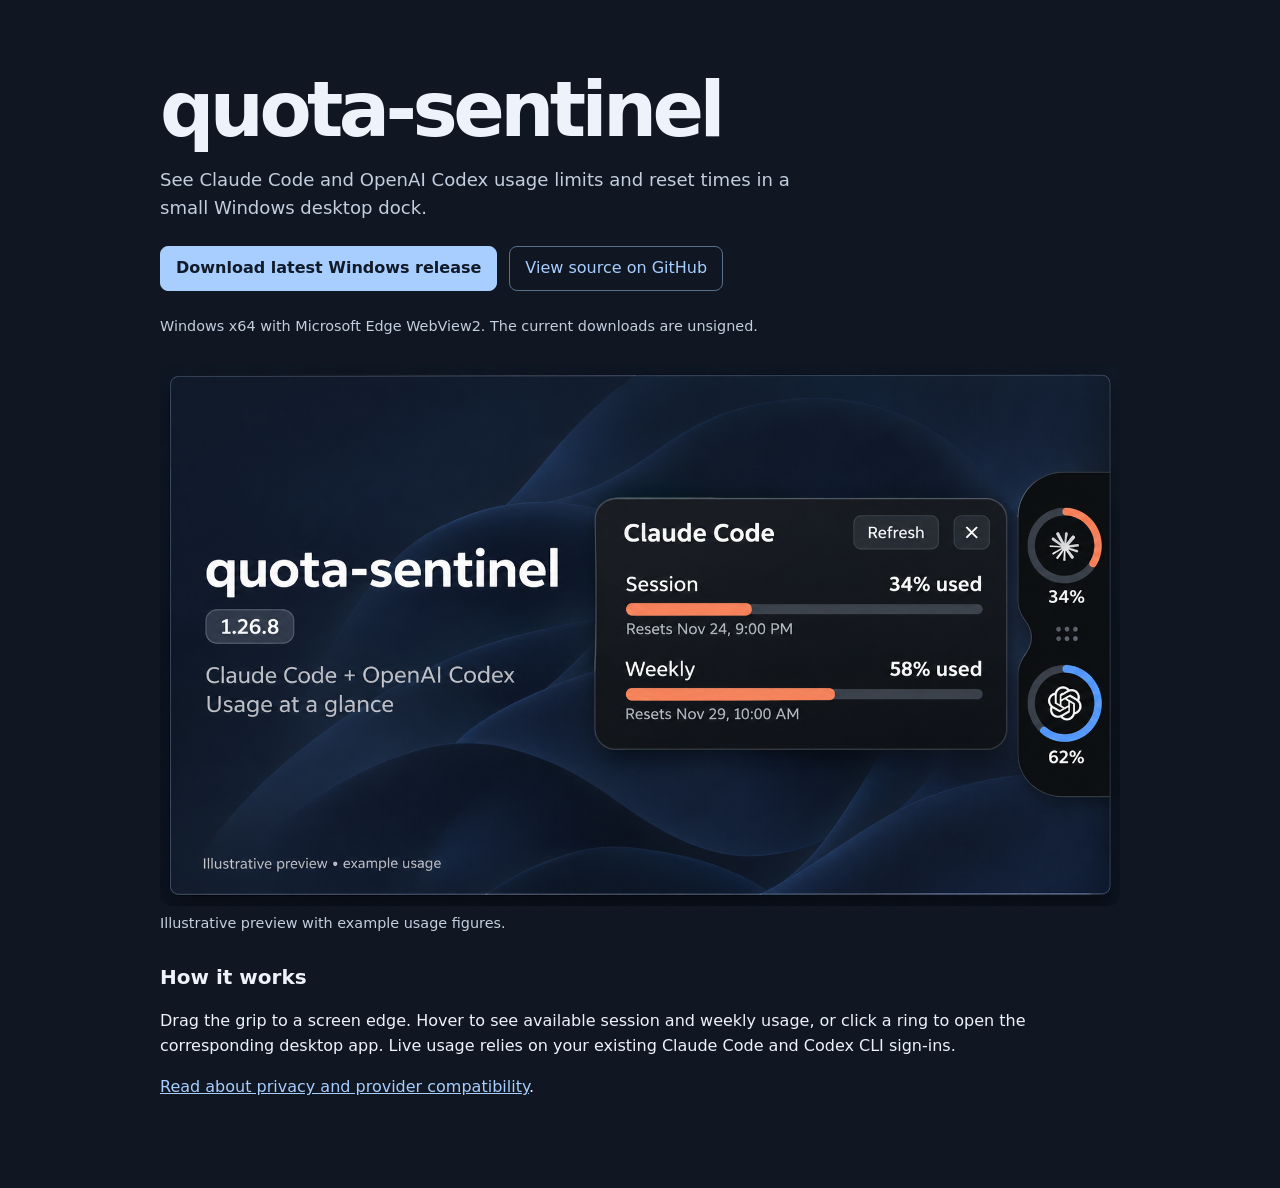
<file: docs/index.html>
<!doctype html>
<html lang="en">
<head>
  <meta charset="utf-8">
  <meta name="viewport" content="width=device-width, initial-scale=1">
  <title>quota-sentinel | Claude Code and Codex usage on Windows</title>
  <meta name="description" content="A Windows desktop dock for Claude Code and OpenAI Codex usage limits. See session and weekly usage, reset times, and download the latest release.">
  <link rel="canonical" href="https://solo19978.github.io/quota-sentinel/">
  <style>
    :root { color-scheme: dark; font: 16px/1.55 system-ui, sans-serif; color: #eef3fb; background: #101722; }
    body { margin: 0; }
    main { max-width: 960px; margin: auto; padding: clamp(24px, 6vw, 72px); }
    h1 { font-size: clamp(2.5rem, 7vw, 4.75rem); line-height: 1; letter-spacing: -.06em; margin: 0; }
    .intro { max-width: 55ch; color: #c3cede; font-size: 1.13rem; }
    .links { display: flex; flex-wrap: wrap; gap: 12px; margin: 24px 0; }
    a { color: #a7ceff; }
    .links a { padding: 9px 15px; border: 1px solid #59708b; border-radius: 8px; text-decoration: none; }
    .links a:first-child { color: #111a29; background: #a7ceff; border-color: #a7ceff; font-weight: 650; }
    img { display: block; width: 100%; height: auto; border-radius: 12px; }
    figure { margin: 28px 0; }
    figcaption, .requirements { color: #c3cede; font-size: .9rem; }
    figcaption { margin-top: 6px; }
    h2 { margin-top: 24px; font-size: 1.25rem; }
  </style>
</head>
<body>
  <main>
    <h1>quota-sentinel</h1>
    <p class="intro">See Claude Code and OpenAI Codex usage limits and reset times in a small Windows desktop dock.</p>
    <nav class="links" aria-label="Project links">
      <a href="https://github.com/solo19978/quota-sentinel/releases/latest">Download latest Windows release</a>
      <a href="https://github.com/solo19978/quota-sentinel">View source on GitHub</a>
    </nav>
    <p class="requirements">Windows x64 with Microsoft Edge WebView2. The current downloads are unsigned.</p>
    <figure>
      <img src="images/quota-sentinel-preview.png" alt="Quota-sentinel dock with orange Claude and blue Codex rings and a usage detail card">
      <figcaption>Illustrative preview with example usage figures.</figcaption>
    </figure>
    <h2>How it works</h2>
    <p>Drag the grip to a screen edge. Hover to see available session and weekly usage, or click a ring to open the corresponding desktop app. Live usage relies on your existing Claude Code and Codex CLI sign-ins.</p>
    <p><a href="https://github.com/solo19978/quota-sentinel#privacy-and-provider-compatibility">Read about privacy and provider compatibility</a>.</p>
  </main>
</body>
</html>
</file>
